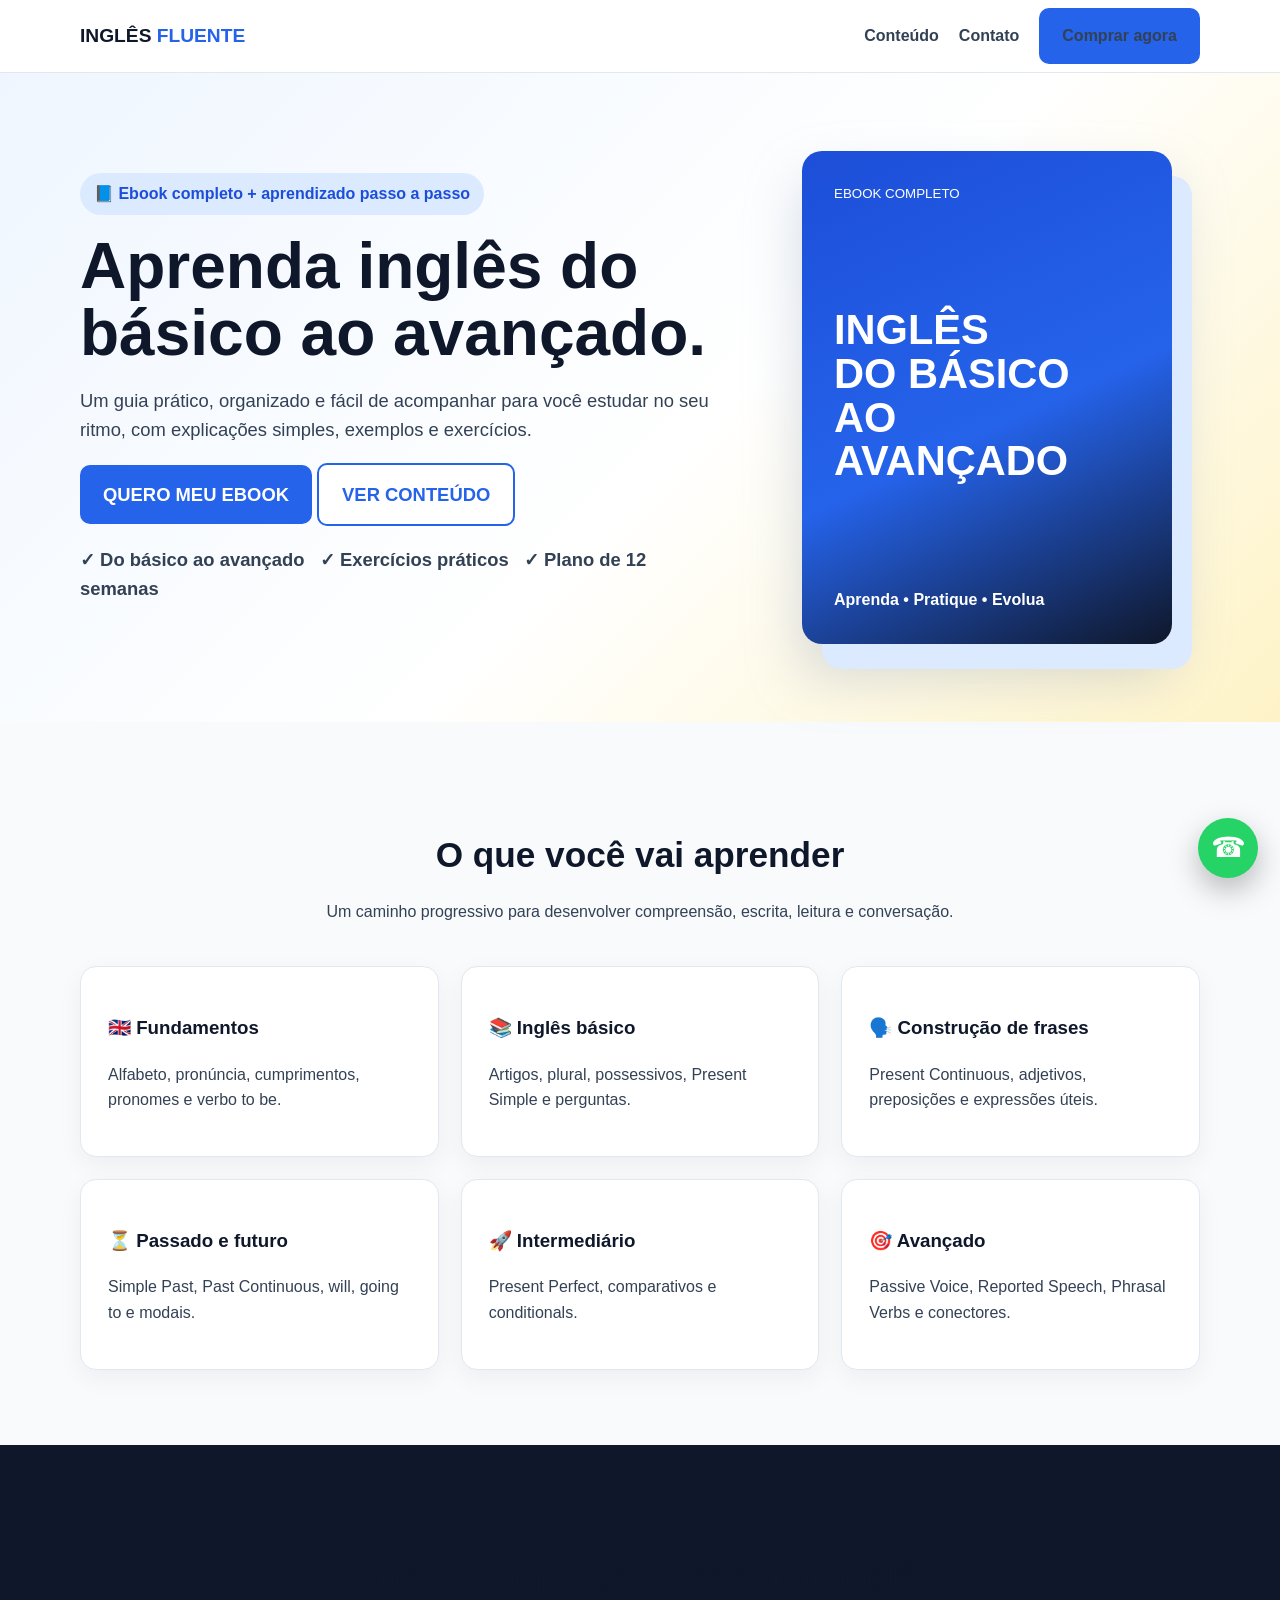
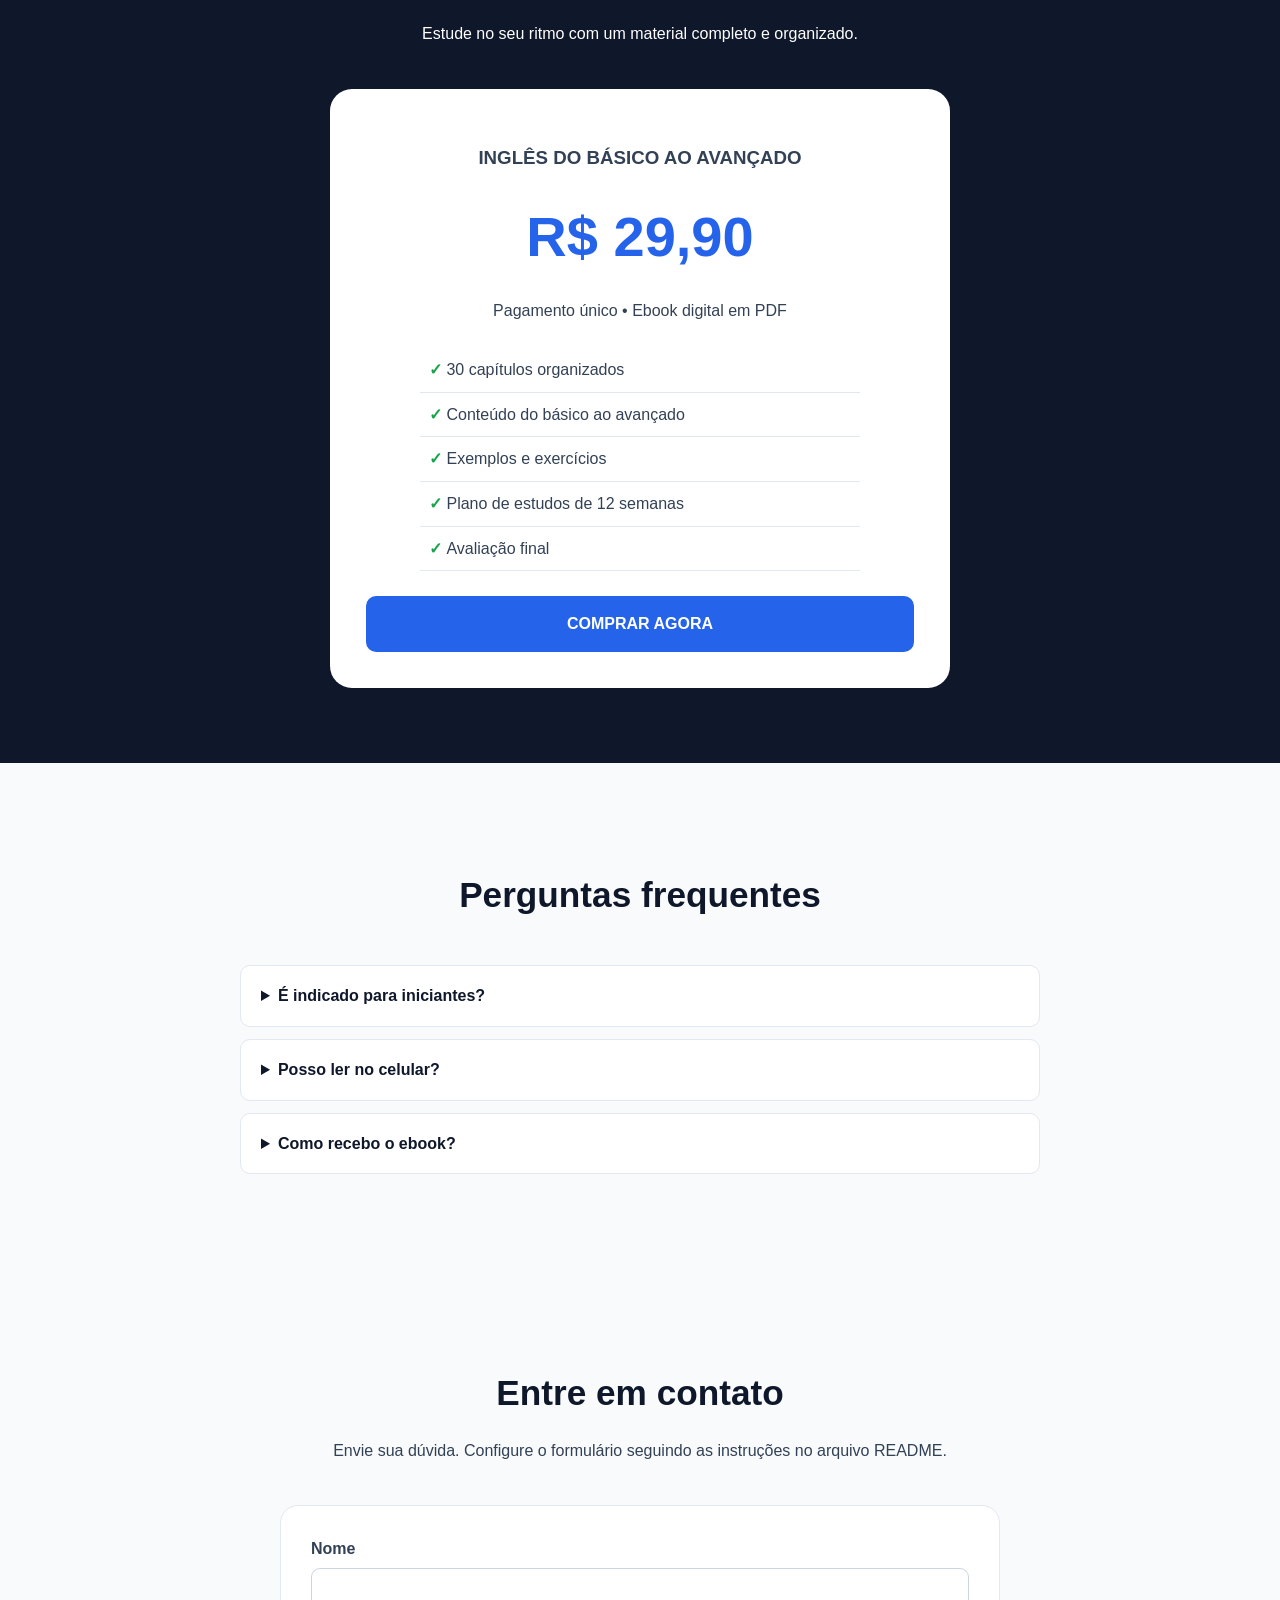
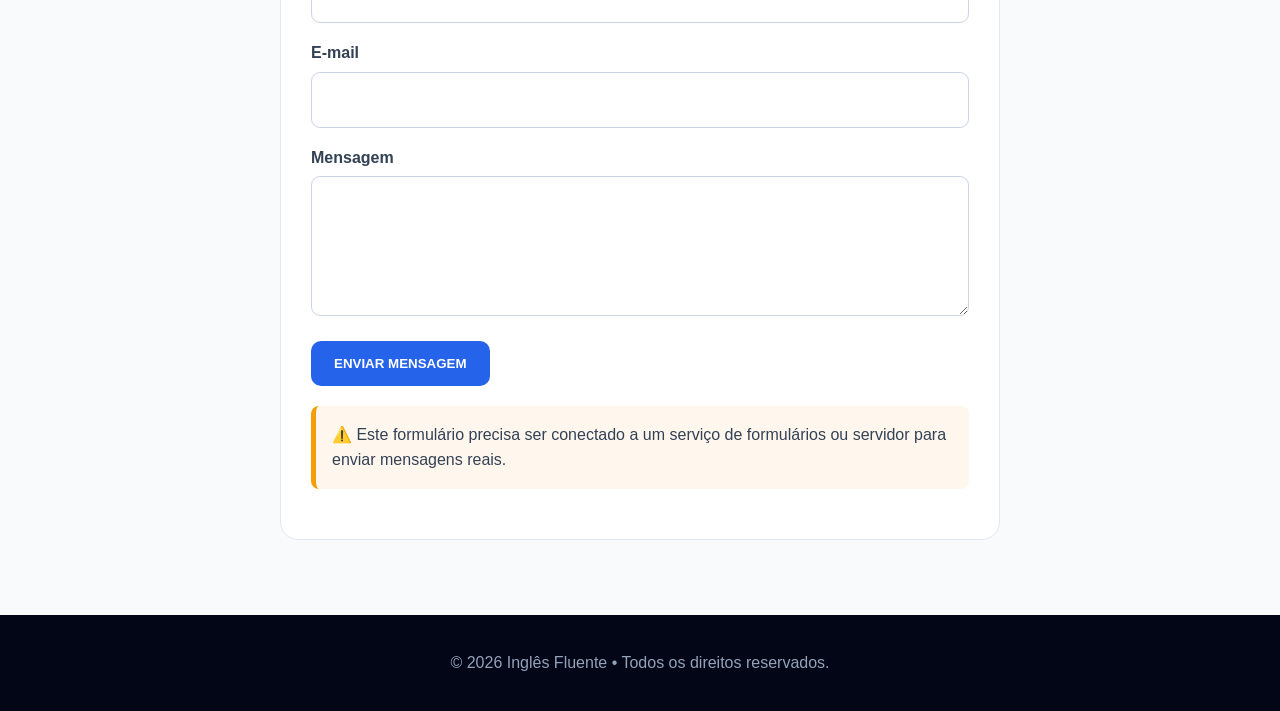
<file: index.html>
<!doctype html><html lang="pt-BR"><head><meta charset="utf-8"><meta name="viewport" content="width=device-width,initial-scale=1"><title>Inglês do Básico ao Avançado</title><link rel="stylesheet" href="style.css"></head><body>
<header class="header"><div class="container nav"><a class="logo" href="index.html">INGLÊS <span>FLUENTE</span></a><nav class="navlinks"><a href="#conteudo">Conteúdo</a><a href="#contato">Contato</a><a class="btn primary" href="checkout.html">Comprar agora</a></nav></div></header>
<main>
<section class="hero"><div class="container hero-grid"><div><span class="badge">📘 Ebook completo + aprendizado passo a passo</span><h1>Aprenda inglês do básico ao avançado.</h1><p>Um guia prático, organizado e fácil de acompanhar para você estudar no seu ritmo, com explicações simples, exemplos e exercícios.</p><p><a class="btn primary" href="checkout.html">QUERO MEU EBOOK</a> <a class="btn secondary" href="#conteudo">VER CONTEÚDO</a></p><p><b>✓ Do básico ao avançado &nbsp; ✓ Exercícios práticos &nbsp; ✓ Plano de 12 semanas</b></p></div><div class="cover"><small>EBOOK COMPLETO</small><h2>INGLÊS<br>DO BÁSICO<br>AO AVANÇADO</h2><b>Aprenda • Pratique • Evolua</b></div></div></section>
<section id="conteudo"><div class="container"><div class="title"><h2>O que você vai aprender</h2><p>Um caminho progressivo para desenvolver compreensão, escrita, leitura e conversação.</p></div><div class="grid"><div class="card"><h3>🇬🇧 Fundamentos</h3><p>Alfabeto, pronúncia, cumprimentos, pronomes e verbo to be.</p></div><div class="card"><h3>📚 Inglês básico</h3><p>Artigos, plural, possessivos, Present Simple e perguntas.</p></div><div class="card"><h3>🗣️ Construção de frases</h3><p>Present Continuous, adjetivos, preposições e expressões úteis.</p></div><div class="card"><h3>⏳ Passado e futuro</h3><p>Simple Past, Past Continuous, will, going to e modais.</p></div><div class="card"><h3>🚀 Intermediário</h3><p>Present Perfect, comparativos e conditionals.</p></div><div class="card"><h3>🎯 Avançado</h3><p>Passive Voice, Reported Speech, Phrasal Verbs e conectores.</p></div></div></div></section>
<section class="offer"><div class="container"><div class="title"><h2>Comece hoje sua jornada no inglês</h2><p>Estude no seu ritmo com um material completo e organizado.</p></div><div class="pricebox"><h3>INGLÊS DO BÁSICO AO AVANÇADO</h3><div class="price">R$ 29,90</div><p>Pagamento único • Ebook digital em PDF</p><ul class="features"><li>30 capítulos organizados</li><li>Conteúdo do básico ao avançado</li><li>Exemplos e exercícios</li><li>Plano de estudos de 12 semanas</li><li>Avaliação final</li></ul><a class="btn primary" style="width:100%" href="checkout.html">COMPRAR AGORA</a></div></div></section>
<section><div class="container"><div class="title"><h2>Perguntas frequentes</h2></div><div class="faq"><details><summary>É indicado para iniciantes?</summary><p>Sim. O conteúdo começa pelos fundamentos e avança gradualmente.</p></details><details><summary>Posso ler no celular?</summary><p>Sim. O ebook em PDF pode ser acessado em celular, tablet ou computador.</p></details><details><summary>Como recebo o ebook?</summary><p>Após configurar uma plataforma de pagamento, ela pode liberar automaticamente o arquivo depois da confirmação.</p></details></div></div></section>
<section id="contato"><div class="container"><div class="title"><h2>Entre em contato</h2><p>Envie sua dúvida. Configure o formulário seguindo as instruções no arquivo README.</p></div><form class="formbox" action="#" method="post"><div class="field"><label>Nome</label><input name="nome" required></div><div class="field"><label>E-mail</label><input type="email" name="email" required></div><div class="field"><label>Mensagem</label><textarea name="mensagem" required></textarea></div><button class="btn primary" type="submit">ENVIAR MENSAGEM</button><div class="notice">⚠️ Este formulário precisa ser conectado a um serviço de formulários ou servidor para enviar mensagens reais.</div></form></div></section>
</main>
<a class="whatsapp" href="https://wa.me/5511999999999?text=Ol%C3%A1%2C%20quero%20saber%20mais%20sobre%20o%20ebook%20de%20ingl%C3%AAs." target="_blank" title="Fale no WhatsApp">☎</a>
<footer>© 2026 Inglês Fluente • Todos os direitos reservados.</footer></body></html>
</file>
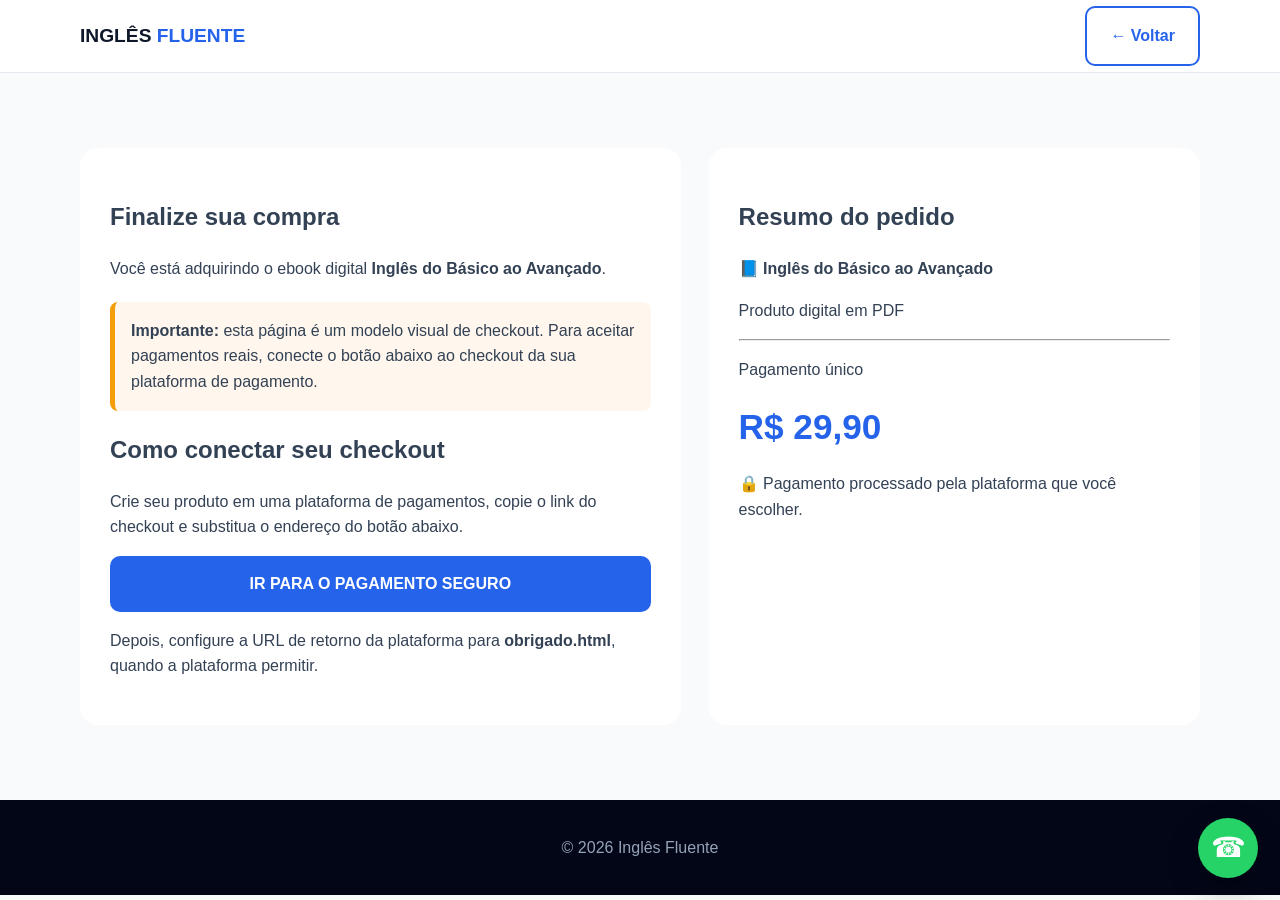
<file: checkout.html>
<!doctype html><html lang="pt-BR"><head><meta charset="utf-8"><meta name="viewport" content="width=device-width,initial-scale=1"><title>Checkout | Inglês do Básico ao Avançado</title><link rel="stylesheet" href="style.css"></head><body>
<header class="header"><div class="container nav"><a class="logo" href="index.html">INGLÊS <span>FLUENTE</span></a><a class="btn secondary" href="index.html">← Voltar</a></div></header>
<main><section><div class="container checkout-layout"><div class="summary"><h1>Finalize sua compra</h1><p>Você está adquirindo o ebook digital <b>Inglês do Básico ao Avançado</b>.</p><div class="notice"><b>Importante:</b> esta página é um modelo visual de checkout. Para aceitar pagamentos reais, conecte o botão abaixo ao checkout da sua plataforma de pagamento.</div><h2>Como conectar seu checkout</h2><p>Crie seu produto em uma plataforma de pagamentos, copie o link do checkout e substitua o endereço do botão abaixo.</p><p><a id="paymentButton" class="btn primary" style="width:100%" href="https://SEU-LINK-DE-PAGAMENTO-AQUI.com" target="_blank">IR PARA O PAGAMENTO SEGURO</a></p><p>Depois, configure a URL de retorno da plataforma para <b>obrigado.html</b>, quando a plataforma permitir.</p></div><aside class="summary"><h2>Resumo do pedido</h2><p><b>📘 Inglês do Básico ao Avançado</b></p><p>Produto digital em PDF</p><hr><p>Pagamento único</p><div class="total">R$ 29,90</div><p>🔒 Pagamento processado pela plataforma que você escolher.</p></aside></div></section></main>
<a class="whatsapp" href="https://wa.me/5511999999999?text=Ol%C3%A1%2C%20tenho%20uma%20d%C3%BAvida%20sobre%20a%20compra%20do%20ebook." target="_blank">☎</a><footer>© 2026 Inglês Fluente</footer></body></html>
</file>
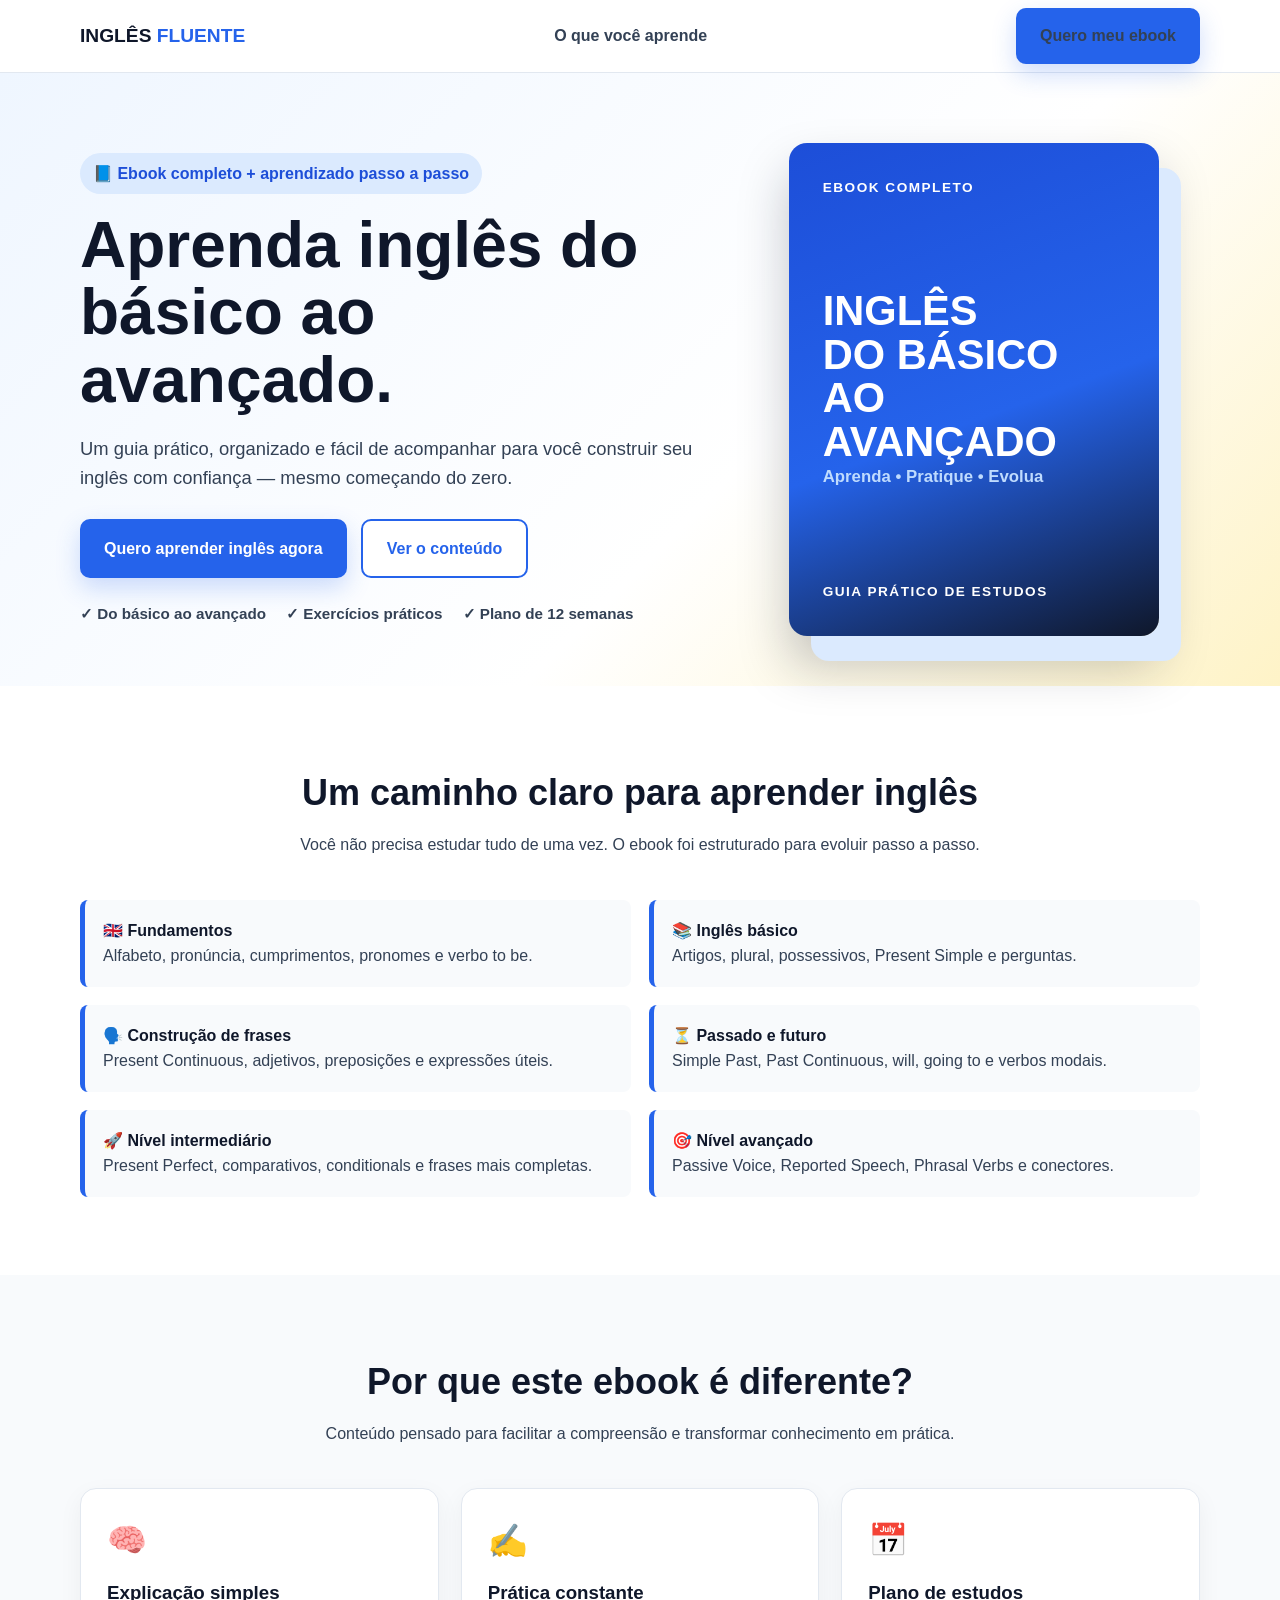
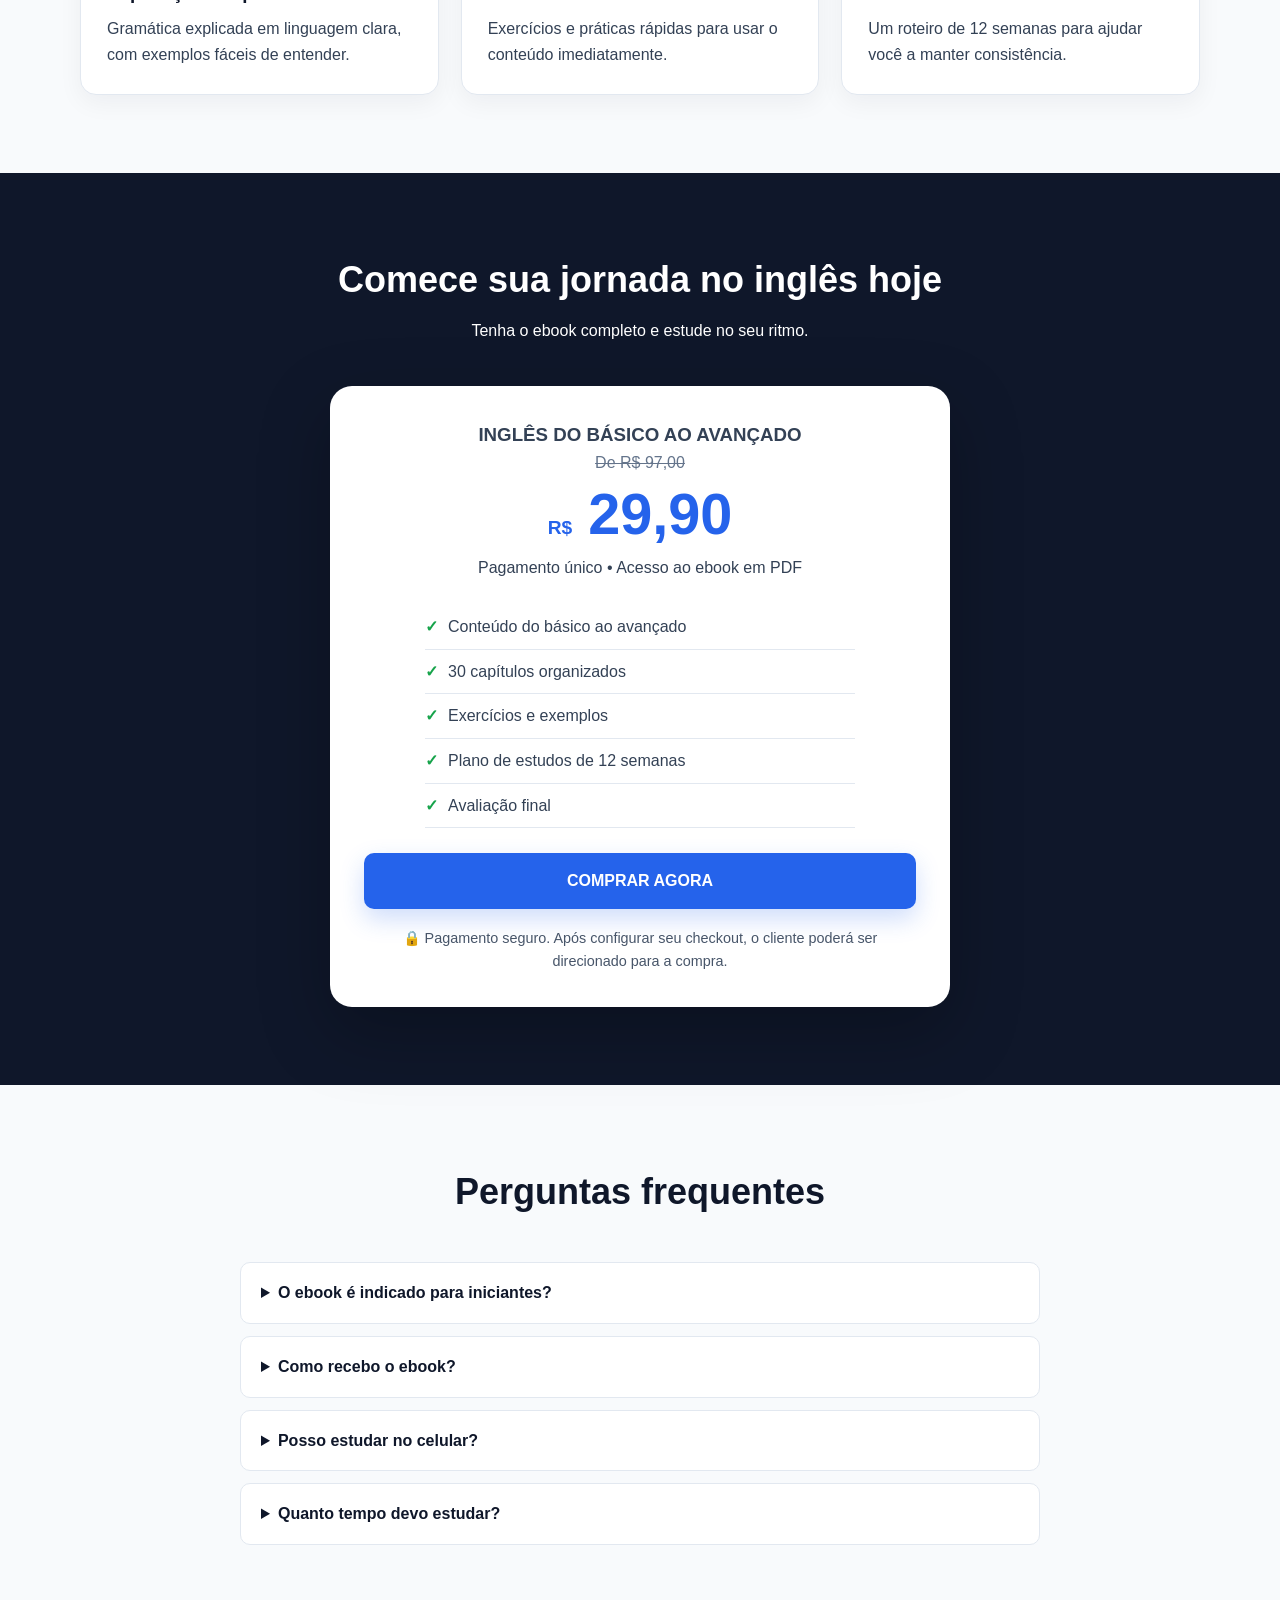
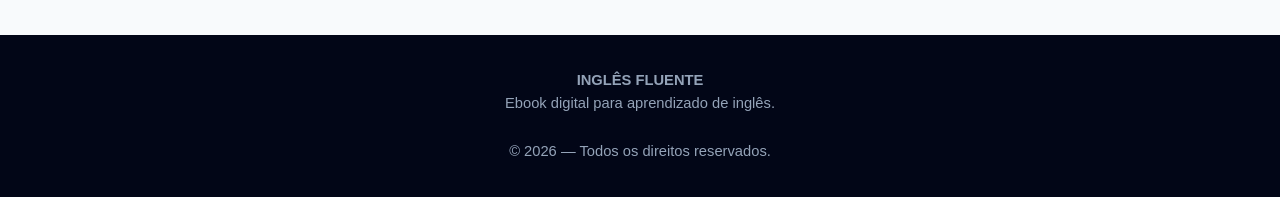
<file: index.html.html>
<!DOCTYPE html>
<html lang="pt-BR">
<head>
<meta charset="UTF-8">
<meta name="viewport" content="width=device-width, initial-scale=1.0">
<title>Inglês do Básico ao Avançado | Ebook</title>
<style>
:root{
  --primary:#2563eb;
  --primary-dark:#1d4ed8;
  --accent:#f59e0b;
  --dark:#0f172a;
  --text:#334155;
  --light:#f8fafc;
  --white:#ffffff;
  --success:#16a34a;
}
*{box-sizing:border-box;margin:0;padding:0}
html{scroll-behavior:smooth}
body{
  font-family:Arial,Helvetica,sans-serif;
  color:var(--text);
  background:var(--light);
  line-height:1.6;
}
.container{width:min(1120px,92%);margin:auto}
header{
  position:sticky;top:0;z-index:20;
  background:rgba(255,255,255,.95);
  backdrop-filter:blur(10px);
  border-bottom:1px solid #e2e8f0;
}
.nav{
  min-height:72px;display:flex;align-items:center;
  justify-content:space-between;gap:20px;
}
.logo{font-weight:800;font-size:1.2rem;color:var(--dark)}
.logo span{color:var(--primary)}
.nav a{text-decoration:none;color:var(--text);font-weight:700}
.btn{
  display:inline-flex;align-items:center;justify-content:center;
  padding:15px 24px;border-radius:10px;text-decoration:none;
  font-weight:800;border:none;cursor:pointer;transition:.2s;
}
.btn-primary{background:var(--primary);color:#fff;box-shadow:0 10px 25px rgba(37,99,235,.22)}
.btn-primary:hover{background:var(--primary-dark);transform:translateY(-2px)}
.btn-outline{border:2px solid var(--primary);color:var(--primary);background:#fff}
.hero{padding:70px 0 50px;background:linear-gradient(135deg,#eff6ff 0%,#fff 60%,#fef3c7 100%)}
.hero-grid{
  display:grid;grid-template-columns:1.15fr .85fr;gap:55px;align-items:center
}
.badge{
  display:inline-block;background:#dbeafe;color:#1d4ed8;
  font-weight:800;padding:8px 13px;border-radius:999px;margin-bottom:18px
}
h1{font-size:clamp(2.2rem,5vw,4.4rem);line-height:1.05;color:var(--dark);margin-bottom:20px}
.hero p{font-size:1.15rem;max-width:650px;margin-bottom:26px}
.hero-actions{display:flex;flex-wrap:wrap;gap:14px;margin-bottom:24px}
.mini-proof{display:flex;gap:20px;flex-wrap:wrap;font-size:.95rem;font-weight:700}
.mini-proof span{display:flex;align-items:center;gap:7px}
.cover{
  width:min(100%,370px);aspect-ratio:3/4;margin:auto;
  border-radius:18px;padding:34px;
  color:#fff;background:linear-gradient(160deg,#1d4ed8,#2563eb 55%,#0f172a);
  box-shadow:22px 25px 0 #dbeafe,0 28px 50px rgba(15,23,42,.25);
  display:flex;flex-direction:column;justify-content:space-between;
}
.cover .small{font-size:.85rem;letter-spacing:1.5px;font-weight:700}
.cover h2{font-size:2.6rem;line-height:1.05}
.cover .level{font-size:1.05rem;font-weight:700;color:#bfdbfe}
section{padding:78px 0}
.section-title{text-align:center;max-width:750px;margin:0 auto 42px}
.section-title h2{font-size:2.25rem;color:var(--dark);margin-bottom:10px}
.grid-3{display:grid;grid-template-columns:repeat(3,1fr);gap:22px}
.card{
  background:#fff;border:1px solid #e2e8f0;border-radius:16px;
  padding:26px;box-shadow:0 8px 25px rgba(15,23,42,.05)
}
.icon{font-size:2rem;margin-bottom:12px}
.card h3{color:var(--dark);margin-bottom:8px}
.learn{background:#fff}
.learn-list{display:grid;grid-template-columns:repeat(2,1fr);gap:18px}
.learn-item{
  background:#f8fafc;border-left:5px solid var(--primary);
  padding:18px;border-radius:8px
}
.learn-item strong{color:var(--dark);display:block}
.offer{background:var(--dark);color:#fff}
.offer .section-title h2,.offer .section-title p{color:#fff}
.price-box{
  background:#fff;color:var(--text);max-width:620px;margin:auto;
  border-radius:22px;padding:34px;text-align:center;
  box-shadow:0 25px 70px rgba(0,0,0,.25)
}
.old-price{text-decoration:line-through;color:#64748b}
.price{font-size:3.6rem;font-weight:900;color:var(--primary);line-height:1.1;margin:8px 0}
.price small{font-size:1.2rem}
.features{list-style:none;text-align:left;margin:25px auto;max-width:430px}
.features li{padding:9px 0;border-bottom:1px solid #e2e8f0}
.features li:before{content:"✓";color:var(--success);font-weight:900;margin-right:10px}
.guarantee{
  margin-top:18px;font-size:.9rem;color:#475569
}
.faq{max-width:800px;margin:auto}
.faq details{
  background:#fff;border:1px solid #e2e8f0;border-radius:10px;
  padding:17px 20px;margin-bottom:12px
}
.faq summary{cursor:pointer;font-weight:800;color:var(--dark)}
.faq p{padding-top:12px}
footer{background:#020617;color:#94a3b8;padding:34px 0;text-align:center;font-size:.92rem}
@media(max-width:800px){
  .nav>a{display:none}
  .hero-grid,.grid-3,.learn-list{grid-template-columns:1fr}
  .hero{text-align:center}
  .hero-actions{justify-content:center}
  .mini-proof{justify-content:center}
  .cover{margin-top:15px}
}
</style>
</head>
<body>

<header>
  <div class="container nav">
    <div class="logo">INGLÊS <span>FLUENTE</span></div>
    <a href="#conteudo">O que você aprende</a>
    <a href="#oferta" class="btn btn-primary">Quero meu ebook</a>
  </div>
</header>

<main>
<section class="hero">
  <div class="container hero-grid">
    <div>
      <div class="badge">📘 Ebook completo + aprendizado passo a passo</div>
      <h1>Aprenda inglês do básico ao avançado.</h1>
      <p>Um guia prático, organizado e fácil de acompanhar para você construir seu inglês com confiança — mesmo começando do zero.</p>
      <div class="hero-actions">
        <a class="btn btn-primary" href="#oferta">Quero aprender inglês agora</a>
        <a class="btn btn-outline" href="#conteudo">Ver o conteúdo</a>
      </div>
      <div class="mini-proof">
        <span>✓ Do básico ao avançado</span>
        <span>✓ Exercícios práticos</span>
        <span>✓ Plano de 12 semanas</span>
      </div>
    </div>
    <div class="cover">
      <div class="small">EBOOK COMPLETO</div>
      <div>
        <h2>INGLÊS<br>DO BÁSICO<br>AO AVANÇADO</h2>
        <div class="level">Aprenda • Pratique • Evolua</div>
      </div>
      <div class="small">GUIA PRÁTICO DE ESTUDOS</div>
    </div>
  </div>
</section>

<section id="conteudo" class="learn">
  <div class="container">
    <div class="section-title">
      <h2>Um caminho claro para aprender inglês</h2>
      <p>Você não precisa estudar tudo de uma vez. O ebook foi estruturado para evoluir passo a passo.</p>
    </div>
    <div class="learn-list">
      <div class="learn-item"><strong>🇬🇧 Fundamentos</strong>Alfabeto, pronúncia, cumprimentos, pronomes e verbo to be.</div>
      <div class="learn-item"><strong>📚 Inglês básico</strong>Artigos, plural, possessivos, Present Simple e perguntas.</div>
      <div class="learn-item"><strong>🗣️ Construção de frases</strong>Present Continuous, adjetivos, preposições e expressões úteis.</div>
      <div class="learn-item"><strong>⏳ Passado e futuro</strong>Simple Past, Past Continuous, will, going to e verbos modais.</div>
      <div class="learn-item"><strong>🚀 Nível intermediário</strong>Present Perfect, comparativos, conditionals e frases mais completas.</div>
      <div class="learn-item"><strong>🎯 Nível avançado</strong>Passive Voice, Reported Speech, Phrasal Verbs e conectores.</div>
    </div>
  </div>
</section>

<section>
  <div class="container">
    <div class="section-title">
      <h2>Por que este ebook é diferente?</h2>
      <p>Conteúdo pensado para facilitar a compreensão e transformar conhecimento em prática.</p>
    </div>
    <div class="grid-3">
      <div class="card"><div class="icon">🧠</div><h3>Explicação simples</h3><p>Gramática explicada em linguagem clara, com exemplos fáceis de entender.</p></div>
      <div class="card"><div class="icon">✍️</div><h3>Prática constante</h3><p>Exercícios e práticas rápidas para usar o conteúdo imediatamente.</p></div>
      <div class="card"><div class="icon">📅</div><h3>Plano de estudos</h3><p>Um roteiro de 12 semanas para ajudar você a manter consistência.</p></div>
    </div>
  </div>
</section>

<section class="offer" id="oferta">
  <div class="container">
    <div class="section-title">
      <h2>Comece sua jornada no inglês hoje</h2>
      <p>Tenha o ebook completo e estude no seu ritmo.</p>
    </div>
    <div class="price-box">
      <h3>INGLÊS DO BÁSICO AO AVANÇADO</h3>
      <p class="old-price">De R$ 97,00</p>
      <div class="price"><small>R$</small> 29,90</div>
      <p>Pagamento único • Acesso ao ebook em PDF</p>
      <ul class="features">
        <li>Conteúdo do básico ao avançado</li>
        <li>30 capítulos organizados</li>
        <li>Exercícios e exemplos</li>
        <li>Plano de estudos de 12 semanas</li>
        <li>Avaliação final</li>
      </ul>
      <!-- TROQUE O LINK ABAIXO PELO SEU LINK DE CHECKOUT -->
      <a class="btn btn-primary" style="width:100%" href="https://SEU-LINK-DE-PAGAMENTO-AQUI.com" target="_blank">COMPRAR AGORA</a>
      <p class="guarantee">🔒 Pagamento seguro. Após configurar seu checkout, o cliente poderá ser direcionado para a compra.</p>
    </div>
  </div>
</section>

<section>
  <div class="container">
    <div class="section-title">
      <h2>Perguntas frequentes</h2>
    </div>
    <div class="faq">
      <details><summary>O ebook é indicado para iniciantes?</summary><p>Sim. O conteúdo começa pelos fundamentos e avança gradualmente para tópicos intermediários e avançados.</p></details>
      <details><summary>Como recebo o ebook?</summary><p>Você pode configurar sua plataforma de pagamento para liberar automaticamente o PDF após a confirmação do pagamento.</p></details>
      <details><summary>Posso estudar no celular?</summary><p>Sim. O ebook em PDF pode ser lido no celular, tablet ou computador.</p></details>
      <details><summary>Quanto tempo devo estudar?</summary><p>A recomendação do ebook é estudar cerca de 30 a 45 minutos por dia, mantendo uma rotina consistente.</p></details>
    </div>
  </div>
</section>
</main>

<footer>
  <div class="container">
    <strong>INGLÊS FLUENTE</strong><br>
    Ebook digital para aprendizado de inglês.<br><br>
    © 2026 — Todos os direitos reservados.
  </div>
</footer>

</body>
</html>
</file>
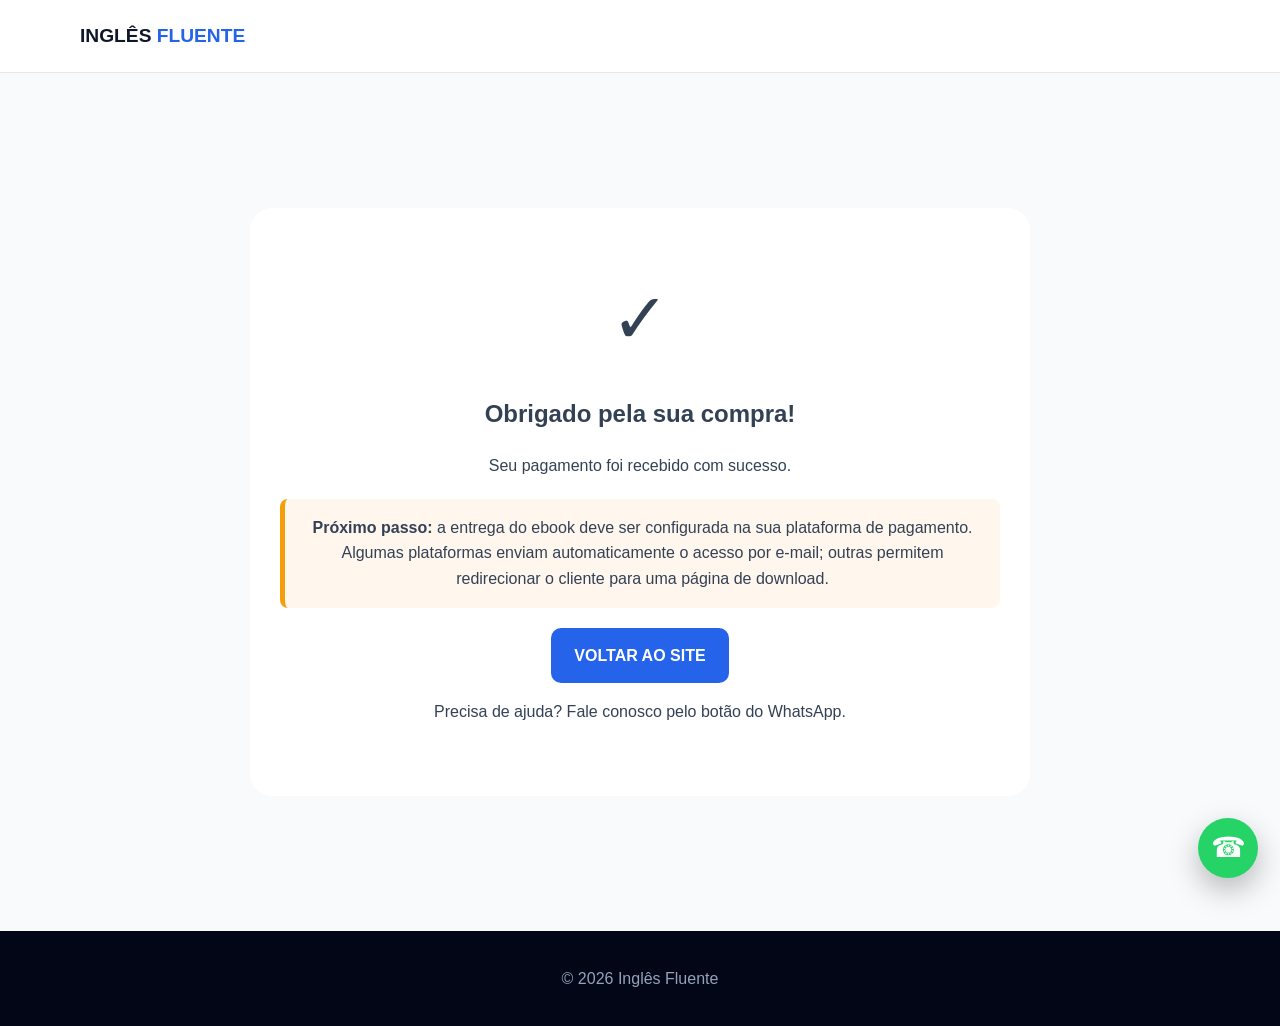
<file: obrigado.html>
<!doctype html><html lang="pt-BR"><head><meta charset="utf-8"><meta name="viewport" content="width=device-width,initial-scale=1"><title>Obrigado pela compra!</title><link rel="stylesheet" href="style.css"></head><body><header class="header"><div class="container nav"><a class="logo" href="index.html">INGLÊS <span>FLUENTE</span></a></div></header><main><section><div class="container success"><div class="check">✓</div><h1>Obrigado pela sua compra!</h1><p>Seu pagamento foi recebido com sucesso.</p><div class="notice"><b>Próximo passo:</b> a entrega do ebook deve ser configurada na sua plataforma de pagamento. Algumas plataformas enviam automaticamente o acesso por e-mail; outras permitem redirecionar o cliente para uma página de download.</div><p><a class="btn primary" href="index.html">VOLTAR AO SITE</a></p><p>Precisa de ajuda? Fale conosco pelo botão do WhatsApp.</p></div></section></main><a class="whatsapp" href="https://wa.me/5511999999999?text=Ol%C3%A1%2C%20preciso%20de%20ajuda%20com%20minha%20compra." target="_blank">☎</a><footer>© 2026 Inglês Fluente</footer></body></html>
</file>
<file: style.css>
:root{--blue:#2563eb;--dark:#0f172a;--text:#334155;--light:#f8fafc;--gold:#f59e0b;--green:#25D366}
*{box-sizing:border-box}html{scroll-behavior:smooth}body{margin:0;font-family:Arial,Helvetica,sans-serif;color:var(--text);line-height:1.6;background:var(--light)}
.container{width:min(1120px,92%);margin:auto}.header{position:sticky;top:0;z-index:10;background:#fff;border-bottom:1px solid #e2e8f0}.nav{height:72px;display:flex;align-items:center;justify-content:space-between;gap:20px}
.logo{font-weight:900;color:var(--dark);text-decoration:none;font-size:1.2rem}.logo span{color:var(--blue)}
.navlinks{display:flex;gap:20px;align-items:center}.navlinks a{text-decoration:none;color:var(--text);font-weight:700}
.btn{display:inline-block;text-decoration:none;border:0;border-radius:10px;padding:15px 23px;font-weight:800;cursor:pointer;text-align:center}.primary{background:var(--blue);color:#fff}.secondary{background:#fff;border:2px solid var(--blue);color:var(--blue)}
.hero{padding:78px 0;background:linear-gradient(135deg,#eff6ff,#fff 55%,#fef3c7)}.hero-grid{display:grid;grid-template-columns:1.2fr .8fr;gap:55px;align-items:center}
.badge{display:inline-block;background:#dbeafe;color:#1d4ed8;padding:8px 14px;border-radius:999px;font-weight:800}.hero h1{font-size:clamp(2.4rem,5vw,4.6rem);line-height:1.05;color:var(--dark);margin:18px 0}.hero p{font-size:1.15rem}.cover{max-width:370px;aspect-ratio:3/4;margin:auto;padding:32px;border-radius:20px;color:#fff;background:linear-gradient(155deg,#1d4ed8,#2563eb 55%,#0f172a);box-shadow:20px 25px 0 #dbeafe,0 30px 55px #94a3b866;display:flex;flex-direction:column;justify-content:space-between}.cover h2{font-size:2.6rem;line-height:1.05}
section{padding:75px 0}.title{text-align:center;max-width:760px;margin:0 auto 42px}.title h2{font-size:2.2rem;color:var(--dark);margin-bottom:8px}
.grid{display:grid;grid-template-columns:repeat(3,1fr);gap:22px}.card{background:#fff;padding:27px;border-radius:16px;border:1px solid #e2e8f0;box-shadow:0 8px 25px #0f172a0d}.card h3{color:var(--dark)}
.offer{background:var(--dark);color:#fff}.pricebox{background:#fff;color:var(--text);max-width:620px;margin:auto;padding:36px;border-radius:22px;text-align:center}.price{font-size:3.5rem;font-weight:900;color:var(--blue)}.features{text-align:left;max-width:440px;margin:25px auto;padding-left:0;list-style:none}.features li{padding:9px;border-bottom:1px solid #e2e8f0}.features li:before{content:"✓ ";color:#16a34a;font-weight:900}
.formbox{max-width:720px;margin:auto;background:#fff;padding:30px;border-radius:18px;border:1px solid #e2e8f0}.field{margin-bottom:17px}.field label{display:block;font-weight:800;margin-bottom:6px}.field input,.field textarea{width:100%;padding:14px;border:1px solid #cbd5e1;border-radius:9px;font:inherit}.field textarea{min-height:140px}
.notice{background:#fff7ed;border-left:5px solid var(--gold);padding:16px;border-radius:8px;margin:20px 0}.checkout-layout{display:grid;grid-template-columns:1.1fr .9fr;gap:28px}.summary{background:#fff;padding:30px;border-radius:18px}.summary .total{font-size:2.2rem;color:var(--blue);font-weight:900}
.whatsapp{position:fixed;right:22px;bottom:22px;background:var(--green);color:#fff;width:60px;height:60px;border-radius:50%;display:flex;align-items:center;justify-content:center;text-decoration:none;font-size:28px;box-shadow:0 12px 30px #0004;z-index:20}
.success{max-width:780px;margin:60px auto;text-align:center;background:#fff;padding:55px 30px;border-radius:22px}.check{font-size:70px}.faq{max-width:800px;margin:auto}.faq details{background:#fff;padding:17px 20px;border:1px solid #e2e8f0;border-radius:10px;margin-bottom:12px}.faq summary{font-weight:800;cursor:pointer;color:var(--dark)}
footer{background:#020617;color:#94a3b8;text-align:center;padding:35px 0}
@media(max-width:800px){.navlinks{display:none}.hero-grid,.grid,.checkout-layout{grid-template-columns:1fr}.hero{text-align:center}.cover{margin-top:25px}.hero .btn{margin:6px}.header{position:relative}}
</file>
